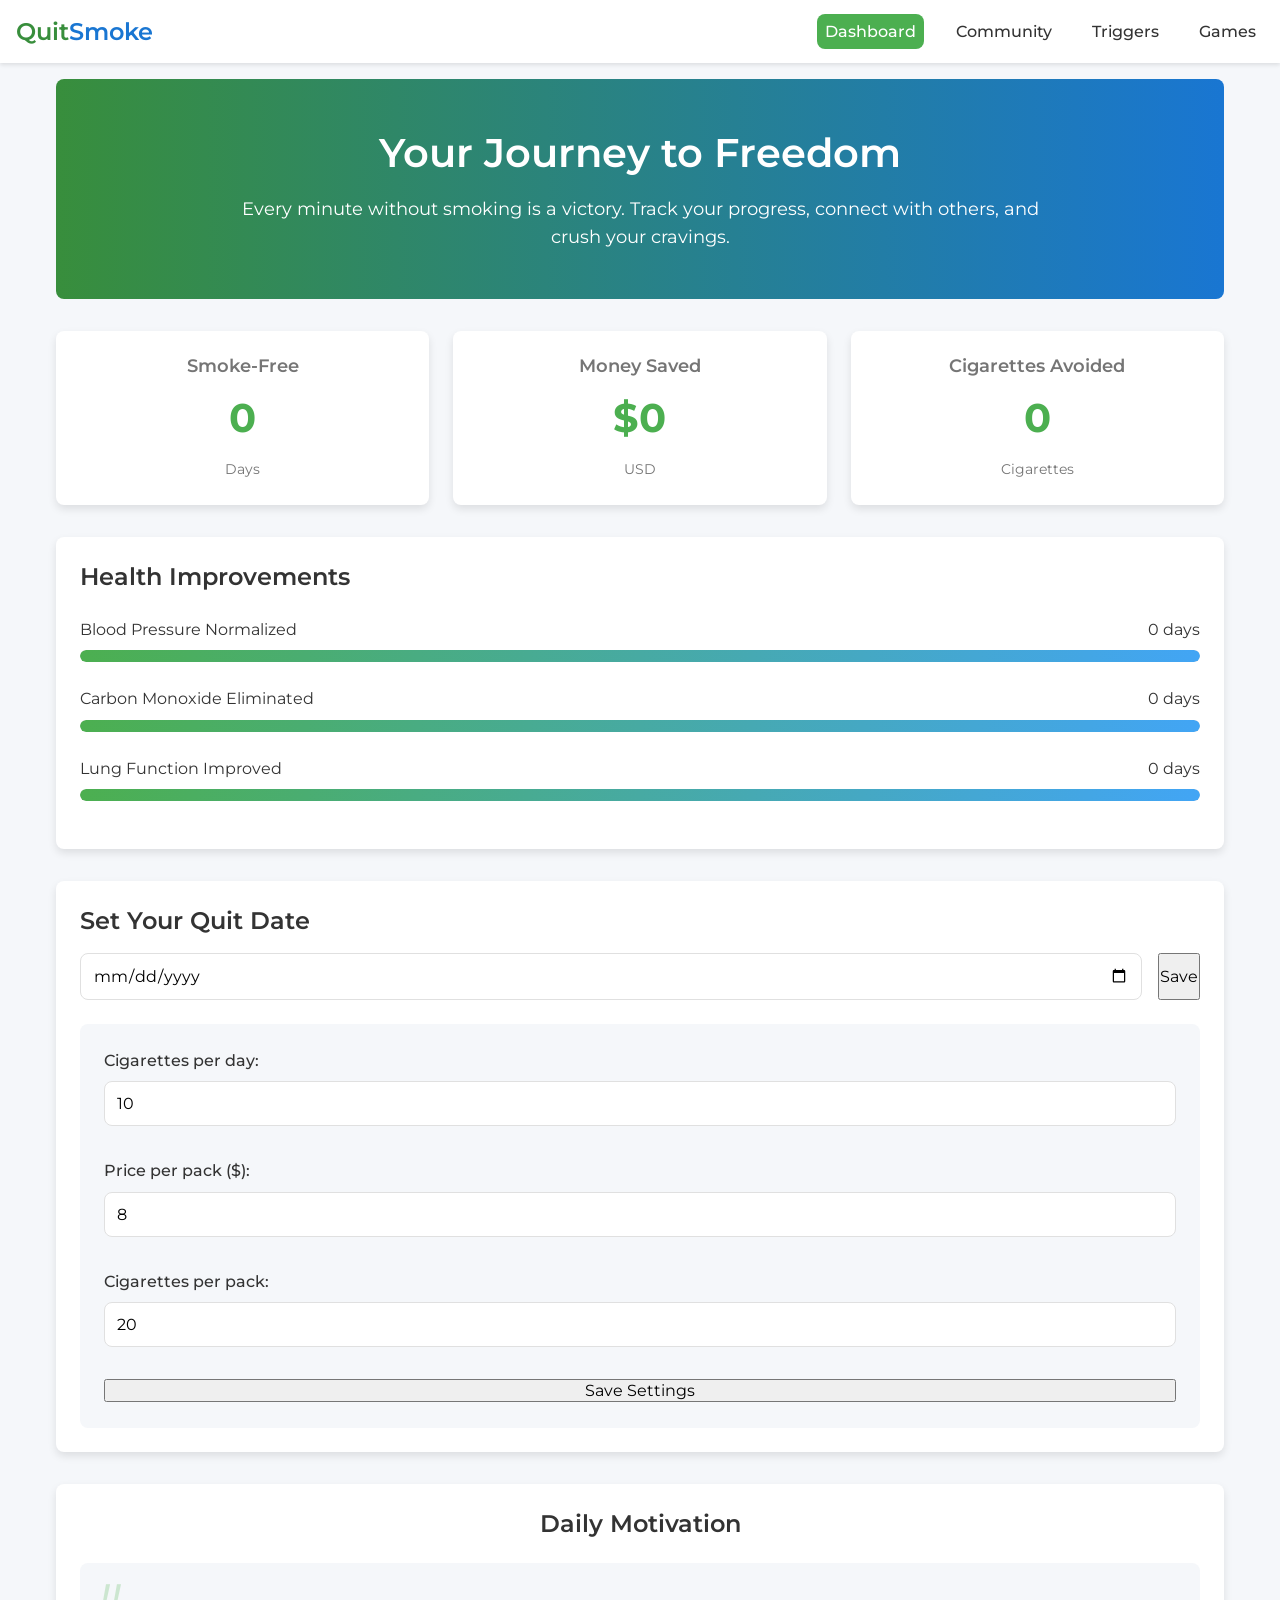
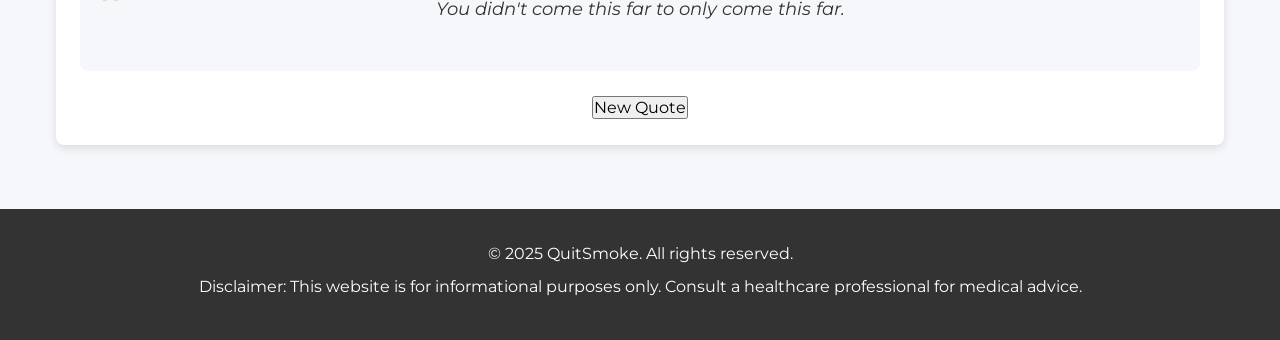
<file: index.html>
<!DOCTYPE html>
<html lang="en">
<head>
  <meta charset="UTF-8">
  <meta name="viewport" content="width=device-width, initial-scale=1.0">
  <title>QuitSmoke - Quit Smoking Today</title>
  <link rel="stylesheet" href="styles/main.css">
  <link rel="stylesheet" href="styles/dashboard.css">
  <link rel="stylesheet" href="https://fonts.googleapis.com/css2?family=Montserrat:wght@300;400;500;600;700&display=swap">
</head>
<body>
  <header>
    <div class="logo">
      <h1>Quit<span>Smoke</span></h1>
    </div>
    <nav>
      <button class="mobile-menu-btn">
        <span></span>
        <span></span>
        <span></span>
      </button>
      <ul class="nav-menu">
        <li><a href="index.html" class="active">Dashboard</a></li>
        <li><a href="community.html">Community</a></li>
        <li><a href="triggers.html">Triggers</a></li>
        <li><a href="games.html">Games</a></li>
      </ul>
    </nav>
  </header>

  <main>
    <section class="hero">
      <div class="hero-content">
        <h2>Your Journey to Freedom</h2>
        <p>Every minute without smoking is a victory. Track your progress, connect with others, and crush your cravings.</p>
      </div>
    </section>

    <section class="dashboard">
      <div class="stats-container">
        <div class="stat-card">
          <h3>Smoke-Free</h3>
          <div class="stat-value" id="days-smoke-free">0</div>
          <div class="stat-label">Days</div>
        </div>
        
        <div class="stat-card">
          <h3>Money Saved</h3>
          <div class="stat-value" id="money-saved">$0</div>
          <div class="stat-label">USD</div>
        </div>
        
        <div class="stat-card">
          <h3>Cigarettes Avoided</h3>
          <div class="stat-value" id="cigarettes-avoided">0</div>
          <div class="stat-label">Cigarettes</div>
        </div>
      </div>

      <div class="health-progress">
        <h3>Health Improvements</h3>
        <div class="progress-container">
          <div class="progress-item">
            <div class="progress-info">
              <span>Blood Pressure Normalized</span>
              <span id="blood-pressure-days">0 days</span>
            </div>
            <div class="progress-bar">
              <div class="progress-fill" id="blood-pressure-bar"></div>
            </div>
          </div>
          
          <div class="progress-item">
            <div class="progress-info">
              <span>Carbon Monoxide Eliminated</span>
              <span id="carbon-monoxide-days">0 days</span>
            </div>
            <div class="progress-bar">
              <div class="progress-fill" id="carbon-monoxide-bar"></div>
            </div>
          </div>
          
          <div class="progress-item">
            <div class="progress-info">
              <span>Lung Function Improved</span>
              <span id="lung-function-days">0 days</span>
            </div>
            <div class="progress-bar">
              <div class="progress-fill" id="lung-function-bar"></div>
            </div>
          </div>
        </div>
      </div>

      <div class="quit-date-container">
        <h3>Set Your Quit Date</h3>
        <div class="date-picker">
          <input type="date" id="quit-date">
          <button id="save-date">Save</button>
        </div>
        <div class="settings">
          <label for="cigarettes-per-day">Cigarettes per day:</label>
          <input type="number" id="cigarettes-per-day" min="1" value="10">
          
          <label for="price-per-pack">Price per pack ($):</label>
          <input type="number" id="price-per-pack" min="0.01" step="0.01" value="8.00">
          
          <label for="cigarettes-per-pack">Cigarettes per pack:</label>
          <input type="number" id="cigarettes-per-pack" min="1" value="20">
          
          <button id="save-settings">Save Settings</button>
        </div>
      </div>
    </section>

    <section class="motivation">
      <h3>Daily Motivation</h3>
      <div class="quote-container">
        <p id="quote">"The best time to quit smoking was the day you started, the second best time is today."</p>
      </div>
      <button id="new-quote">New Quote</button>
    </section>
  </main>

  <footer>
    <div class="footer-content">
      <p>&copy; 2025 QuitSmoke. All rights reserved.</p>
      <p>Disclaimer: This website is for informational purposes only. Consult a healthcare professional for medical advice.</p>
    </div>
  </footer>

  <!-- IMPORTANT: DO NOT REMOVE THIS SCRIPT TAG OR THIS VERY COMMENT! -->
  <script src="https://cdn.gpteng.co/gptengineer.js" type="module"></script>
  <script src="scripts/main.js"></script>
  <script src="scripts/dashboard.js"></script>
</body>
</html>
</file>
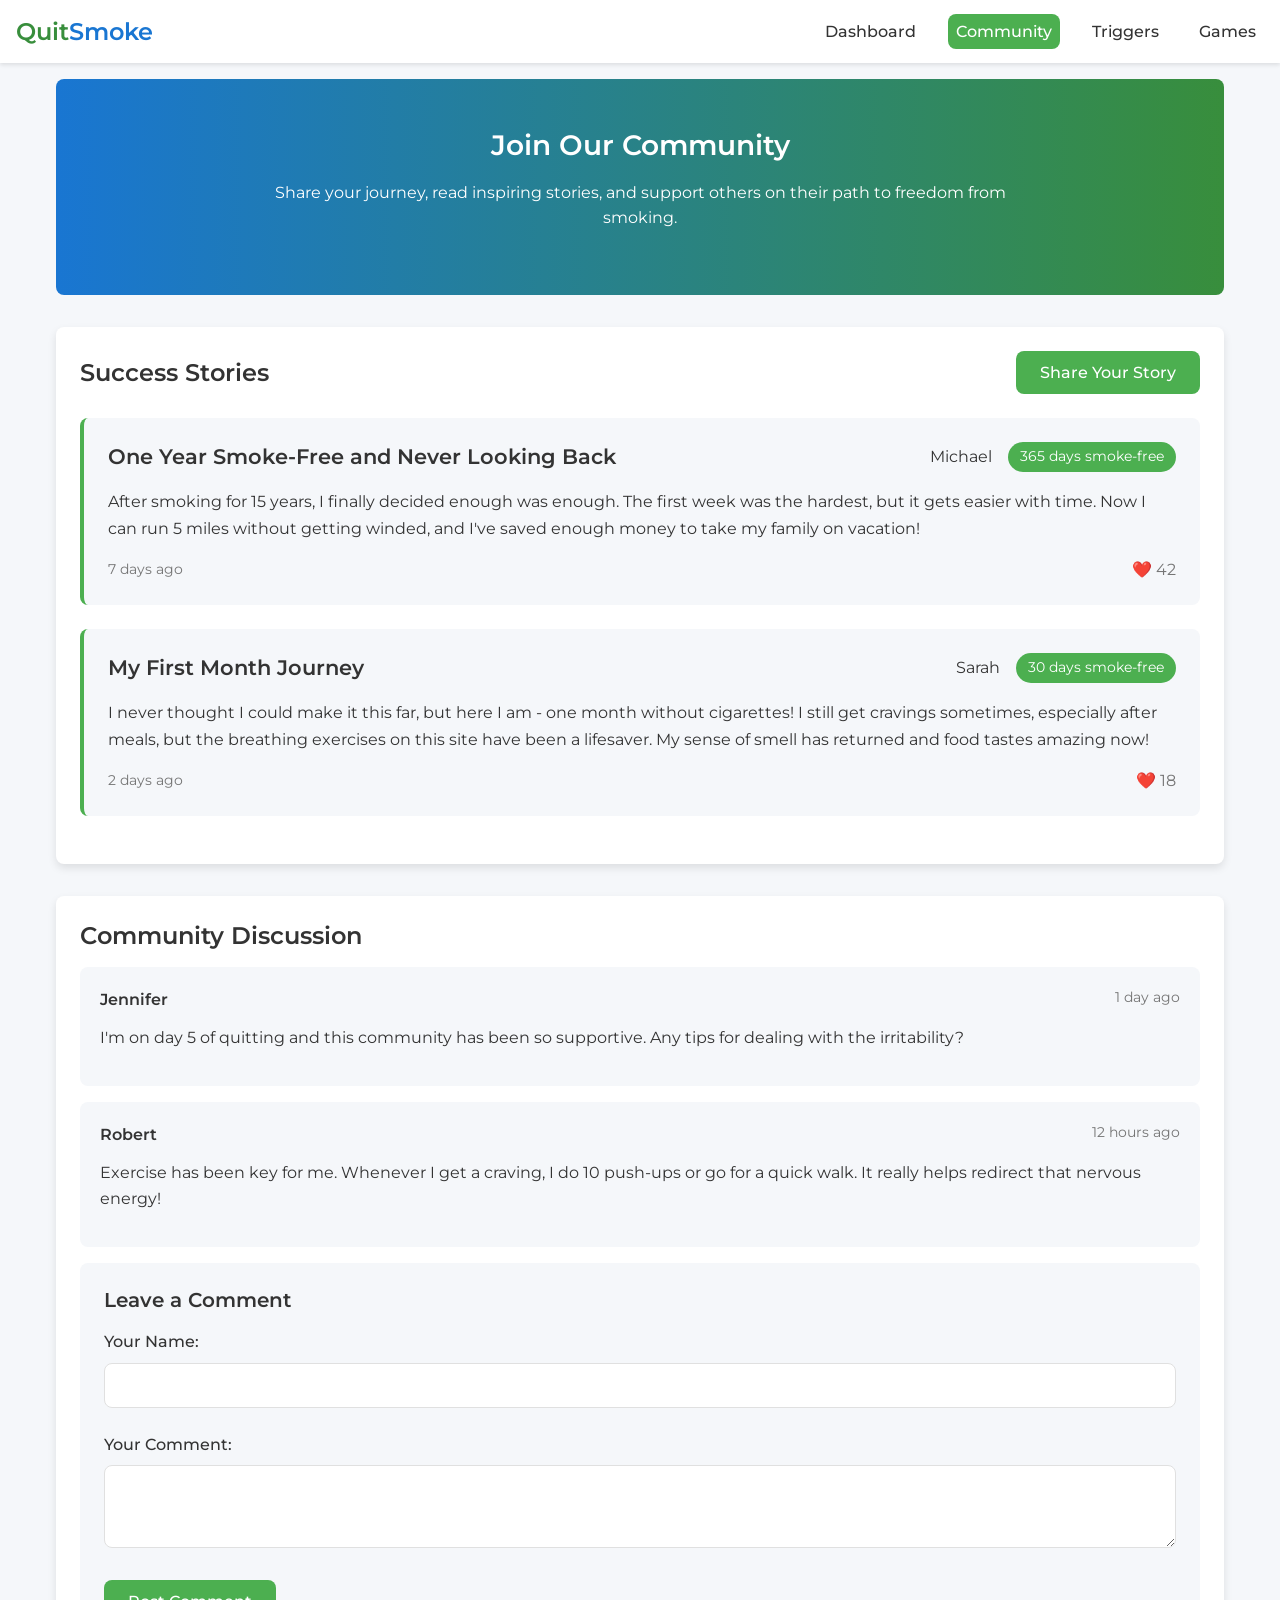
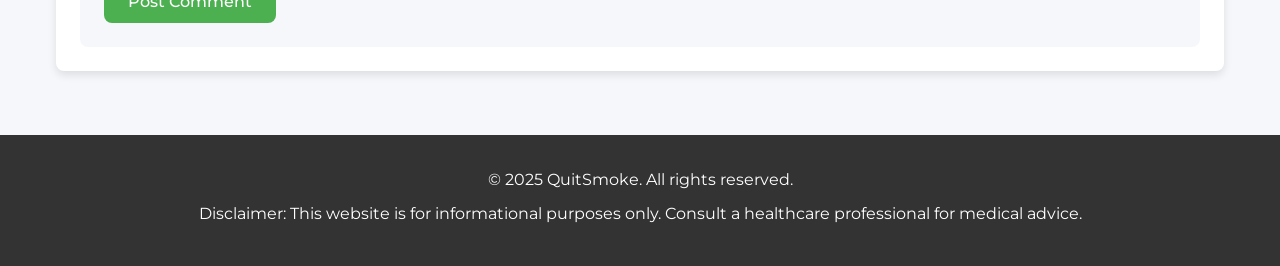
<file: community.html>
<!DOCTYPE html>
<html lang="en">
<head>
  <meta charset="UTF-8">
  <meta name="viewport" content="width=device-width, initial-scale=1.0">
  <title>Community - QuitSmoke</title>
  <link rel="stylesheet" href="styles/main.css">
  <link rel="stylesheet" href="styles/community.css">
  <link rel="stylesheet" href="https://fonts.googleapis.com/css2?family=Montserrat:wght@300;400;500;600;700&display=swap">
</head>
<body>
  <header>
    <div class="logo">
      <h1>Quit<span>Smoke</span></h1>
    </div>
    <nav>
      <button class="mobile-menu-btn">
        <span></span>
        <span></span>
        <span></span>
      </button>
      <ul class="nav-menu">
        <li><a href="index.html">Dashboard</a></li>
        <li><a href="community.html" class="active">Community</a></li>
        <li><a href="triggers.html">Triggers</a></li>
        <li><a href="games.html">Games</a></li>
      </ul>
    </nav>
  </header>

  <main>
    <section class="community-hero">
      <div class="hero-content">
        <h2>Join Our Community</h2>
        <p>Share your journey, read inspiring stories, and support others on their path to freedom from smoking.</p>
      </div>
    </section>

    <section class="community-section">
      <div class="stories-container">
        <div class="section-header">
          <h3>Success Stories</h3>
          <button id="share-story-btn" class="primary-btn">Share Your Story</button>
        </div>
        
        <div id="stories-list">
          <!-- Stories will be dynamically inserted here -->
        </div>
      </div>

      <div class="form-container" id="story-form">
        <h3>Share Your Success Story</h3>
        <form id="new-story-form">
          <div class="form-group">
            <label for="story-name">Your Name:</label>
            <input type="text" id="story-name" required>
          </div>
          
          <div class="form-group">
            <label for="story-title">Title:</label>
            <input type="text" id="story-title" required>
          </div>
          
          <div class="form-group">
            <label for="story-content">Your Story:</label>
            <textarea id="story-content" rows="5" required></textarea>
          </div>
          
          <div class="form-group">
            <label for="smoke-free-days">Smoke-Free Days:</label>
            <input type="number" id="smoke-free-days" min="0" required>
          </div>
          
          <div class="form-actions">
            <button type="submit" class="primary-btn">Submit</button>
            <button type="button" id="cancel-story" class="secondary-btn">Cancel</button>
          </div>
        </form>
      </div>
    </section>

    <section class="comments-section">
      <h3>Community Discussion</h3>
      <div class="comments-container">
        <div id="comments-list">
          <!-- Comments will be dynamically inserted here -->
        </div>
        
        <div class="comment-form">
          <h4>Leave a Comment</h4>
          <form id="new-comment-form">
            <div class="form-group">
              <label for="comment-name">Your Name:</label>
              <input type="text" id="comment-name" required>
            </div>
            
            <div class="form-group">
              <label for="comment-content">Your Comment:</label>
              <textarea id="comment-content" rows="3" required></textarea>
            </div>
            
            <button type="submit" class="primary-btn">Post Comment</button>
          </form>
        </div>
      </div>
    </section>
  </main>

  <footer>
    <div class="footer-content">
      <p>&copy; 2025 QuitSmoke. All rights reserved.</p>
      <p>Disclaimer: This website is for informational purposes only. Consult a healthcare professional for medical advice.</p>
    </div>
  </footer>

  <!-- IMPORTANT: DO NOT REMOVE THIS SCRIPT TAG OR THIS VERY COMMENT! -->
  <script src="https://cdn.gpteng.co/gptengineer.js" type="module"></script>
  <script src="scripts/main.js"></script>
  <script src="scripts/community.js"></script>
</body>
</html>
</file>
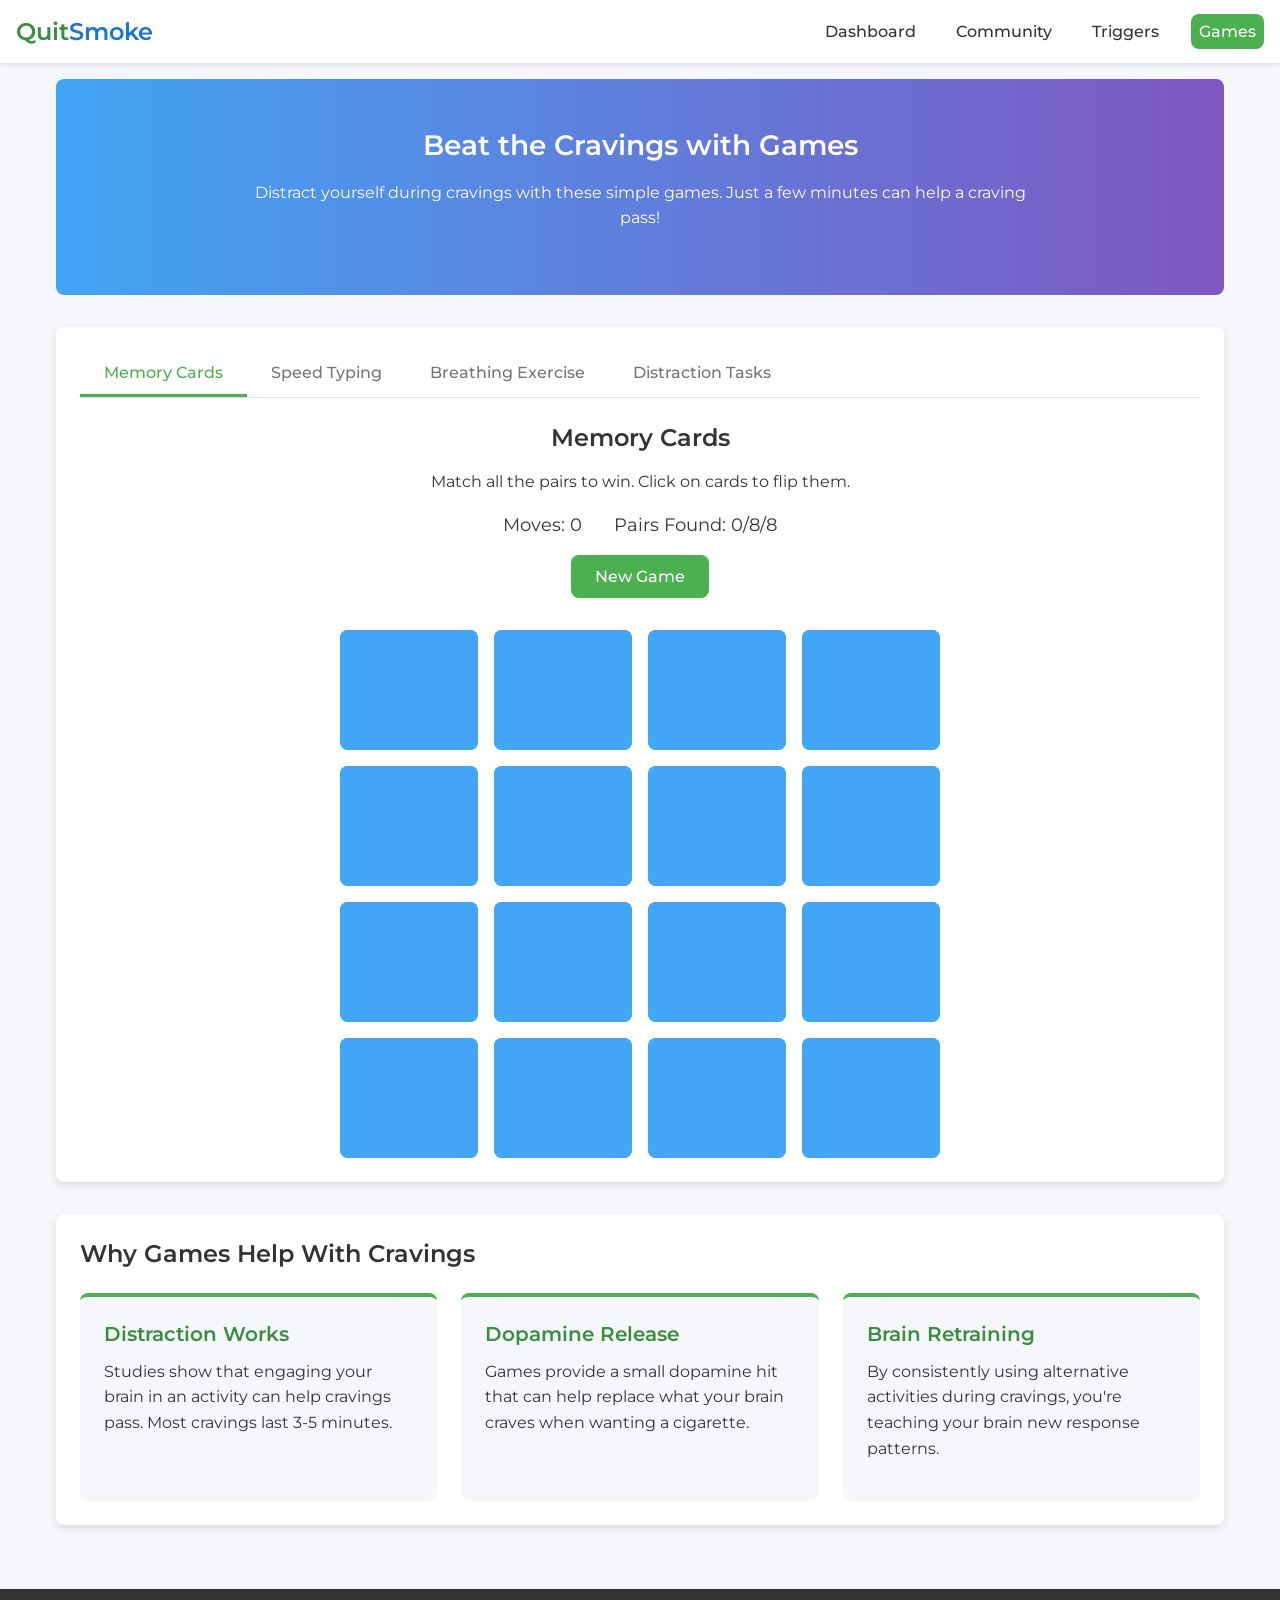
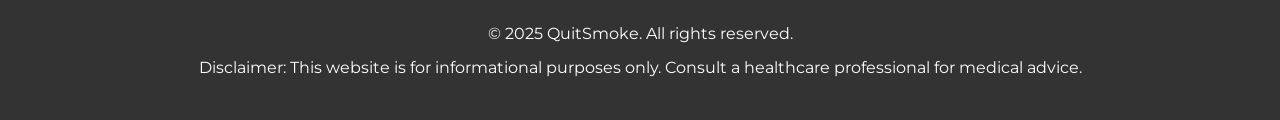
<file: games.html>
<!DOCTYPE html>
<html lang="en">
<head>
  <meta charset="UTF-8">
  <meta name="viewport" content="width=device-width, initial-scale=1.0">
  <title>Games - QuitSmoke</title>
  <link rel="stylesheet" href="styles/main.css">
  <link rel="stylesheet" href="styles/games.css">
  <link rel="stylesheet" href="https://fonts.googleapis.com/css2?family=Montserrat:wght@300;400;500;600;700&display=swap">
</head>
<body>
  <header>
    <div class="logo">
      <h1>Quit<span>Smoke</span></h1>
    </div>
    <nav>
      <button class="mobile-menu-btn">
        <span></span>
        <span></span>
        <span></span>
      </button>
      <ul class="nav-menu">
        <li><a href="index.html">Dashboard</a></li>
        <li><a href="community.html">Community</a></li>
        <li><a href="triggers.html">Triggers</a></li>
        <li><a href="games.html" class="active">Games</a></li>
      </ul>
    </nav>
  </header>

  <main>
    <section class="games-hero">
      <div class="hero-content">
        <h2>Beat the Cravings with Games</h2>
        <p>Distract yourself during cravings with these simple games. Just a few minutes can help a craving pass!</p>
      </div>
    </section>

    <section class="games-container">
      <div class="game-tab-container">
        <div class="game-tabs">
          <button class="game-tab active" data-game="memory">Memory Cards</button>
          <button class="game-tab" data-game="typing">Speed Typing</button>
          <button class="game-tab" data-game="breathing">Breathing Exercise</button>
          <button class="game-tab" data-game="distraction">Distraction Tasks</button>
        </div>
        
        <div class="game-content-container">
          <!-- Memory Game -->
          <div id="memory-game" class="game-content active">
            <div class="game-header">
              <h3>Memory Cards</h3>
              <p>Match all the pairs to win. Click on cards to flip them.</p>
              <div class="game-stats">
                <span>Moves: <span id="memory-moves">0</span></span>
                <span>Pairs Found: <span id="memory-pairs">0</span>/8</span>
              </div>
              <button id="memory-reset" class="primary-btn">New Game</button>
            </div>
            
            <div class="memory-board" id="memory-board">
              <!-- Cards will be inserted here dynamically -->
            </div>
          </div>
          
          <!-- Speed Typing Game -->
          <div id="typing-game" class="game-content">
            <div class="game-header">
              <h3>Speed Typing</h3>
              <p>Type the words as they appear. How many can you type in 60 seconds?</p>
              <div class="game-stats">
                <span>Score: <span id="typing-score">0</span></span>
                <span>Time: <span id="typing-time">60</span>s</span>
              </div>
              <button id="typing-start" class="primary-btn">Start Game</button>
            </div>
            
            <div class="typing-container">
              <div class="word-display" id="word-display">
                <span class="current-word">Press Start</span>
              </div>
              <input type="text" id="word-input" placeholder="Type here..." disabled>
            </div>
          </div>
          
          <!-- Breathing Exercise -->
          <div id="breathing-game" class="game-content">
            <div class="game-header">
              <h3>Breathing Exercise</h3>
              <p>Follow the animated circle to regulate your breathing. This helps reduce stress and cravings.</p>
              <div class="game-stats">
                <span>Cycles Completed: <span id="breathing-cycles">0</span></span>
              </div>
              <button id="breathing-start" class="primary-btn">Start Exercise</button>
            </div>
            
            <div class="breathing-container">
              <div class="breathing-circle-container">
                <div class="breathing-circle" id="breathing-circle"></div>
              </div>
              <div class="breathing-instruction" id="breathing-instruction">Ready to begin</div>
              <div class="breathing-timer" id="breathing-timer"></div>
            </div>
          </div>
          
          <!-- Distraction Tasks -->
          <div id="distraction-game" class="game-content">
            <div class="game-header">
              <h3>Distraction Tasks</h3>
              <p>Complete these simple tasks to divert your mind from cravings. Each task takes just 1-3 minutes.</p>
            </div>
            
            <div class="tasks-container">
              <div class="task-card">
                <h4>5-Senses Exercise</h4>
                <p>Name 5 things you can see, 4 things you can touch, 3 things you can hear, 2 things you can smell, and 1 thing you can taste.</p>
                <button class="task-btn" data-task="senses">Start Task</button>
              </div>
              
              <div class="task-card">
                <h4>Quick Puzzle</h4>
                <p>Solve a simple puzzle to engage your mind and distract from cravings.</p>
                <button class="task-btn" data-task="puzzle">Start Task</button>
              </div>
              
              <div class="task-card">
                <h4>Word Association</h4>
                <p>Type related words as quickly as possible to distract your mind.</p>
                <button class="task-btn" data-task="words">Start Task</button>
              </div>
              
              <div class="task-card">
                <h4>Gratitude List</h4>
                <p>Write down 3 things you're grateful for to shift your mindset.</p>
                <button class="task-btn" data-task="gratitude">Start Task</button>
              </div>
            </div>
            
            <div id="task-modal" class="task-modal">
              <div class="task-modal-content">
                <span class="close-modal">&times;</span>
                <h4 id="task-title">Task Title</h4>
                <div id="task-description">Task description will be shown here.</div>
                <div id="task-interaction"></div>
                <div class="task-controls">
                  <button id="task-complete" class="primary-btn">Mark Complete</button>
                </div>
              </div>
            </div>
          </div>
        </div>
      </div>
    </section>

    <section class="distraction-tips">
      <h3>Why Games Help With Cravings</h3>
      <div class="tips-container">
        <div class="tip-card">
          <h4>Distraction Works</h4>
          <p>Studies show that engaging your brain in an activity can help cravings pass. Most cravings last 3-5 minutes.</p>
        </div>
        
        <div class="tip-card">
          <h4>Dopamine Release</h4>
          <p>Games provide a small dopamine hit that can help replace what your brain craves when wanting a cigarette.</p>
        </div>
        
        <div class="tip-card">
          <h4>Brain Retraining</h4>
          <p>By consistently using alternative activities during cravings, you're teaching your brain new response patterns.</p>
        </div>
      </div>
    </section>
  </main>

  <footer>
    <div class="footer-content">
      <p>&copy; 2025 QuitSmoke. All rights reserved.</p>
      <p>Disclaimer: This website is for informational purposes only. Consult a healthcare professional for medical advice.</p>
    </div>
  </footer>

  <!-- IMPORTANT: DO NOT REMOVE THIS SCRIPT TAG OR THIS VERY COMMENT! -->
  <script src="https://cdn.gpteng.co/gptengineer.js" type="module"></script>
  <script src="scripts/main.js"></script>
  <script src="scripts/games.js"></script>
</body>
</html>
</file>
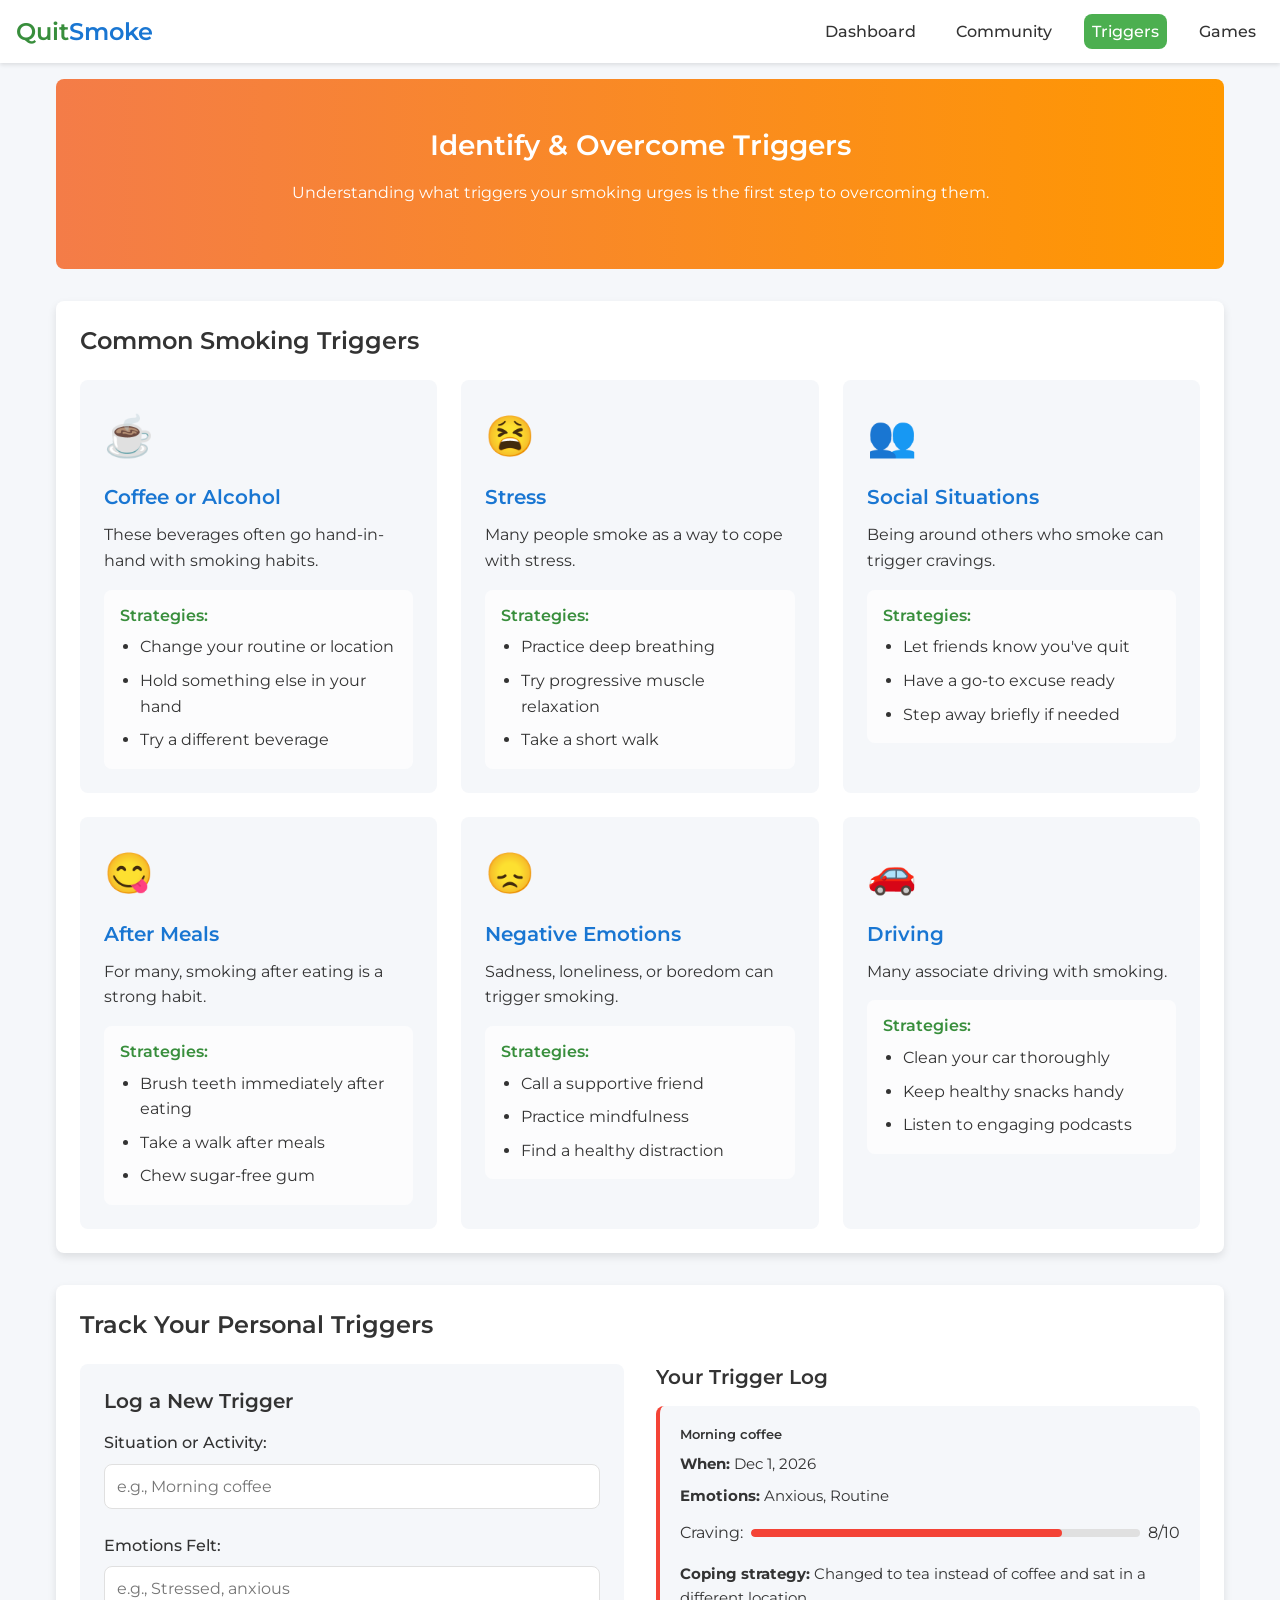
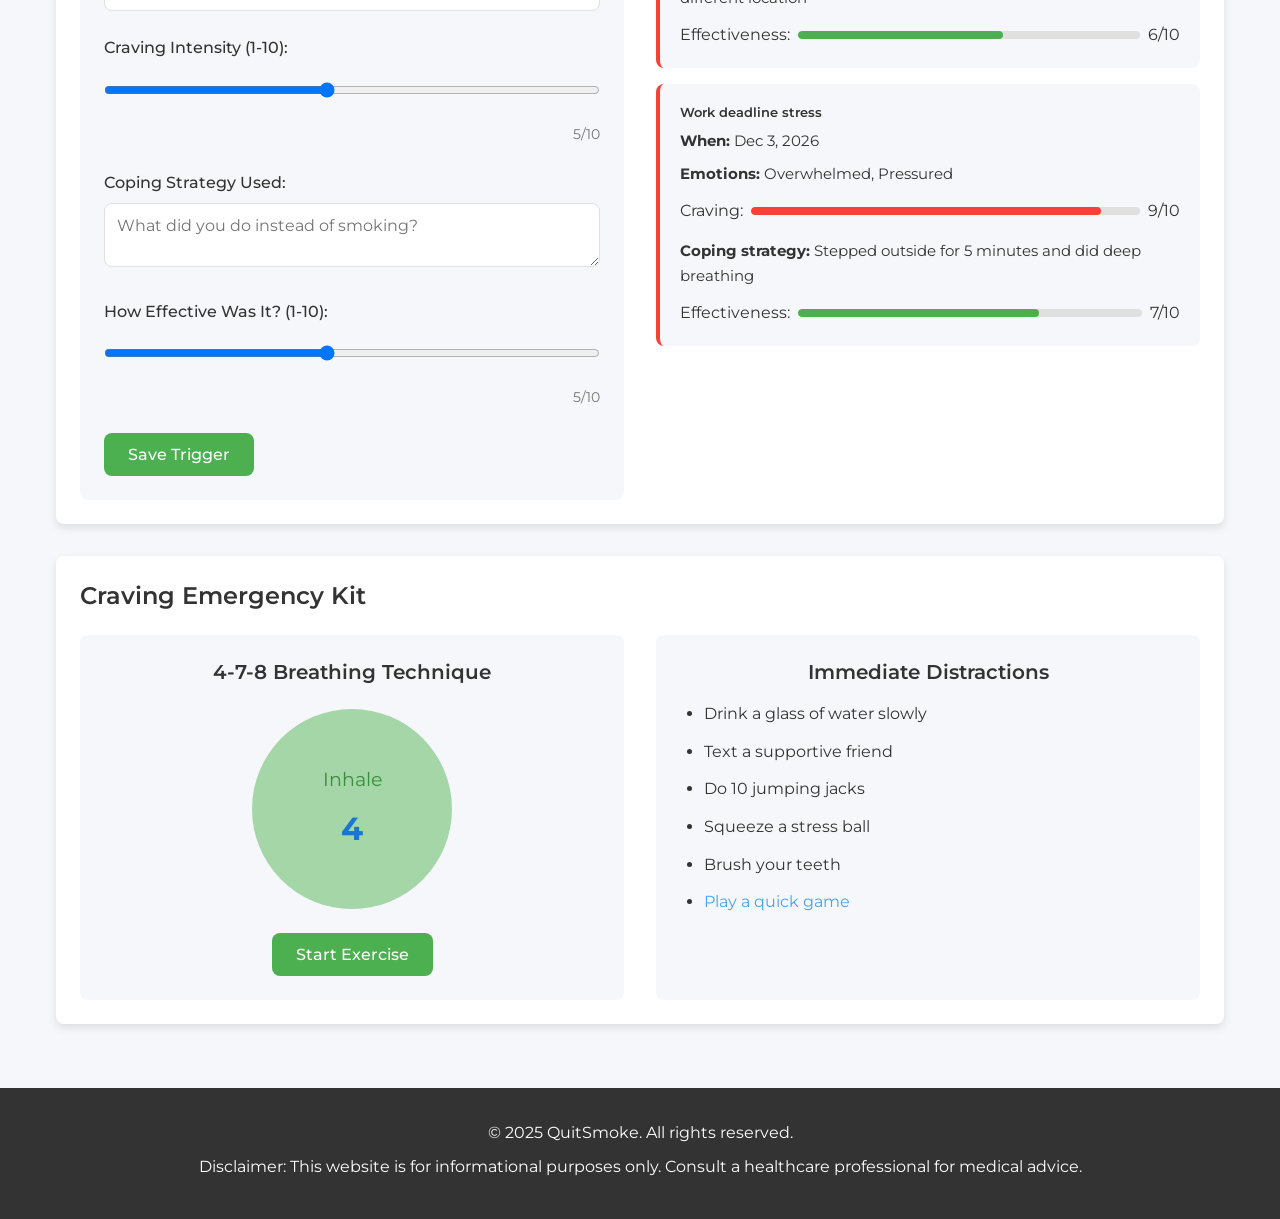
<file: triggers.html>
<!DOCTYPE html>
<html lang="en">
<head>
  <meta charset="UTF-8">
  <meta name="viewport" content="width=device-width, initial-scale=1.0">
  <title>Triggers - QuitSmoke</title>
  <link rel="stylesheet" href="styles/main.css">
  <link rel="stylesheet" href="styles/triggers.css">
  <link rel="stylesheet" href="https://fonts.googleapis.com/css2?family=Montserrat:wght@300;400;500;600;700&display=swap">
</head>
<body>
  <header>
    <div class="logo">
      <h1>Quit<span>Smoke</span></h1>
    </div>
    <nav>
      <button class="mobile-menu-btn">
        <span></span>
        <span></span>
        <span></span>
      </button>
      <ul class="nav-menu">
        <li><a href="index.html">Dashboard</a></li>
        <li><a href="community.html">Community</a></li>
        <li><a href="triggers.html" class="active">Triggers</a></li>
        <li><a href="games.html">Games</a></li>
      </ul>
    </nav>
  </header>

  <main>
    <section class="triggers-hero">
      <div class="hero-content">
        <h2>Identify & Overcome Triggers</h2>
        <p>Understanding what triggers your smoking urges is the first step to overcoming them.</p>
      </div>
    </section>

    <section class="triggers-section">
      <div class="common-triggers">
        <h3>Common Smoking Triggers</h3>
        <div class="triggers-grid">
          <div class="trigger-card">
            <div class="trigger-icon">☕</div>
            <h4>Coffee or Alcohol</h4>
            <p>These beverages often go hand-in-hand with smoking habits.</p>
            <div class="strategies">
              <h5>Strategies:</h5>
              <ul>
                <li>Change your routine or location</li>
                <li>Hold something else in your hand</li>
                <li>Try a different beverage</li>
              </ul>
            </div>
          </div>
          
          <div class="trigger-card">
            <div class="trigger-icon">😫</div>
            <h4>Stress</h4>
            <p>Many people smoke as a way to cope with stress.</p>
            <div class="strategies">
              <h5>Strategies:</h5>
              <ul>
                <li>Practice deep breathing</li>
                <li>Try progressive muscle relaxation</li>
                <li>Take a short walk</li>
              </ul>
            </div>
          </div>
          
          <div class="trigger-card">
            <div class="trigger-icon">👥</div>
            <h4>Social Situations</h4>
            <p>Being around others who smoke can trigger cravings.</p>
            <div class="strategies">
              <h5>Strategies:</h5>
              <ul>
                <li>Let friends know you've quit</li>
                <li>Have a go-to excuse ready</li>
                <li>Step away briefly if needed</li>
              </ul>
            </div>
          </div>
          
          <div class="trigger-card">
            <div class="trigger-icon">😋</div>
            <h4>After Meals</h4>
            <p>For many, smoking after eating is a strong habit.</p>
            <div class="strategies">
              <h5>Strategies:</h5>
              <ul>
                <li>Brush teeth immediately after eating</li>
                <li>Take a walk after meals</li>
                <li>Chew sugar-free gum</li>
              </ul>
            </div>
          </div>
          
          <div class="trigger-card">
            <div class="trigger-icon">😞</div>
            <h4>Negative Emotions</h4>
            <p>Sadness, loneliness, or boredom can trigger smoking.</p>
            <div class="strategies">
              <h5>Strategies:</h5>
              <ul>
                <li>Call a supportive friend</li>
                <li>Practice mindfulness</li>
                <li>Find a healthy distraction</li>
              </ul>
            </div>
          </div>
          
          <div class="trigger-card">
            <div class="trigger-icon">🚗</div>
            <h4>Driving</h4>
            <p>Many associate driving with smoking.</p>
            <div class="strategies">
              <h5>Strategies:</h5>
              <ul>
                <li>Clean your car thoroughly</li>
                <li>Keep healthy snacks handy</li>
                <li>Listen to engaging podcasts</li>
              </ul>
            </div>
          </div>
        </div>
      </div>
    </section>

    <section class="personal-triggers">
      <h3>Track Your Personal Triggers</h3>
      <div class="trigger-tracker">
        <div class="trigger-form">
          <h4>Log a New Trigger</h4>
          <form id="new-trigger-form">
            <div class="form-group">
              <label for="trigger-situation">Situation or Activity:</label>
              <input type="text" id="trigger-situation" placeholder="e.g., Morning coffee" required>
            </div>
            
            <div class="form-group">
              <label for="trigger-emotions">Emotions Felt:</label>
              <input type="text" id="trigger-emotions" placeholder="e.g., Stressed, anxious" required>
            </div>
            
            <div class="form-group">
              <label for="trigger-intensity">Craving Intensity (1-10):</label>
              <input type="range" id="trigger-intensity" min="1" max="10" value="5">
              <div class="range-value"><span id="intensity-value">5</span>/10</div>
            </div>
            
            <div class="form-group">
              <label for="coping-strategy">Coping Strategy Used:</label>
              <textarea id="coping-strategy" rows="2" placeholder="What did you do instead of smoking?" required></textarea>
            </div>
            
            <div class="form-group">
              <label for="strategy-effectiveness">How Effective Was It? (1-10):</label>
              <input type="range" id="strategy-effectiveness" min="1" max="10" value="5">
              <div class="range-value"><span id="effectiveness-value">5</span>/10</div>
            </div>
            
            <button type="submit" class="primary-btn">Save Trigger</button>
          </form>
        </div>
        
        <div class="triggers-log">
          <h4>Your Trigger Log</h4>
          <div id="triggers-list">
            <!-- Triggers will be dynamically inserted here -->
          </div>
        </div>
      </div>
    </section>

    <section class="emergency-kit">
      <h3>Craving Emergency Kit</h3>
      <div class="emergency-container">
        <div class="emergency-item">
          <h4>4-7-8 Breathing Technique</h4>
          <div class="breathing-animation" id="breathing-animation">
            <div class="circle">
              <div class="instruction" id="breathing-instruction">Inhale</div>
              <div class="timer" id="breathing-timer">4</div>
            </div>
          </div>
          <button id="start-breathing" class="primary-btn">Start Exercise</button>
        </div>
        
        <div class="emergency-item">
          <h4>Immediate Distractions</h4>
          <ul class="distraction-list">
            <li>Drink a glass of water slowly</li>
            <li>Text a supportive friend</li>
            <li>Do 10 jumping jacks</li>
            <li>Squeeze a stress ball</li>
            <li>Brush your teeth</li>
            <li><a href="games.html">Play a quick game</a></li>
          </ul>
        </div>
      </div>
    </section>
  </main>

  <footer>
    <div class="footer-content">
      <p>&copy; 2025 QuitSmoke. All rights reserved.</p>
      <p>Disclaimer: This website is for informational purposes only. Consult a healthcare professional for medical advice.</p>
    </div>
  </footer>

  <!-- IMPORTANT: DO NOT REMOVE THIS SCRIPT TAG OR THIS VERY COMMENT! -->
  <script src="https://cdn.gpteng.co/gptengineer.js" type="module"></script>
  <script src="scripts/main.js"></script>
  <script src="scripts/triggers.js"></script>
</body>
</html>
</file>
<file: styles/main.css>
/* General Reset */
* {
  margin: 0;
  padding: 0;
  box-sizing: border-box;
}

/* Root Variables */
:root {
  --primary-color: #4caf50;
  --primary-dark: #388e3c;
  --primary-light: #a5d6a7;
  --secondary-color: #42a5f5;
  --secondary-dark: #1976d2;
  --secondary-light: #90caf9;
  --background-color: #f5f7fa;
  --text-color: #333;
  --text-light: #757575;
  --white: #ffffff;
  --border-color: #e0e0e0;
  --error-color: #f44336;
  --success-color: #4caf50;
  --warning-color: #ff9800;
  --card-shadow: 0 4px 8px rgba(0, 0, 0, 0.1);
  --transition-speed: 0.3s;
  --border-radius: 8px;
  --font-family: 'Montserrat', sans-serif;
}

body {
  font-family: var(--font-family);
  background-color: var(--background-color);
  color: var(--text-color);
  line-height: 1.6;
  min-height: 100vh;
  display: flex;
  flex-direction: column;
}

main {
  flex: 1;
  padding: 1rem;
  max-width: 1200px;
  margin: 0 auto;
  width: 100%;
}

/* Typography */
h1, h2, h3, h4, h5, h6 {
  font-weight: 600;
  line-height: 1.3;
  margin-bottom: 1rem;
}

h1 {
  font-size: 2rem;
}

h2 {
  font-size: 1.75rem;
}

h3 {
  font-size: 1.5rem;
}

h4 {
  font-size: 1.25rem;
}

p {
  margin-bottom: 1rem;
}

a {
  color: var(--secondary-color);
  text-decoration: none;
  transition: color var(--transition-speed);
}

a:hover {
  color: var(--secondary-dark);
  text-decoration: underline;
}

/* Header & Navigation */
header {
  background-color: var(--white);
  box-shadow: 0 2px 4px rgba(0, 0, 0, 0.1);
  padding: 1rem;
  display: flex;
  justify-content: space-between;
  align-items: center;
  position: sticky;
  top: 0;
  z-index: 100;
}

.logo h1 {
  margin: 0;
  font-size: 1.5rem;
  color: var(--primary-dark);
}

.logo span {
  color: var(--secondary-dark);
}

nav {
  display: flex;
  align-items: center;
}

.nav-menu {
  display: flex;
  list-style: none;
}

.nav-menu li {
  margin-left: 1.5rem;
}

.nav-menu a {
  color: var(--text-color);
  font-weight: 500;
  padding: 0.5rem;
  border-radius: var(--border-radius);
  transition: all var(--transition-speed);
}

.nav-menu a:hover {
  background-color: var(--primary-light);
  color: var(--primary-dark);
  text-decoration: none;
}

.nav-menu a.active {
  background-color: var(--primary-color);
  color: var(--white);
}

.mobile-menu-btn {
  display: none;
  background: none;
  border: none;
  cursor: pointer;
  padding: 0.5rem;
}

.mobile-menu-btn span {
  display: block;
  width: 25px;
  height: 3px;
  background-color: var(--text-color);
  margin: 5px 0;
  transition: transform var(--transition-speed), opacity var(--transition-speed);
}

/* Hero Sections */
.hero {
  background: linear-gradient(to right, var(--primary-dark), var(--secondary-dark));
  color: var(--white);
  padding: 3rem 1rem;
  border-radius: var(--border-radius);
  margin-bottom: 2rem;
  text-align: center;
}

.hero-content {
  max-width: 800px;
  margin: 0 auto;
}

.hero h2 {
  font-size: 2.5rem;
  margin-bottom: 1rem;
}

.hero p {
  font-size: 1.1rem;
  margin-bottom: 0;
}

/* Buttons */
button {
  cursor: pointer;
  font-family: var(--font-family);
  font-size: 1rem;
  transition: all var(--transition-speed);
}

.primary-btn {
  background-color: var(--primary-color);
  color: var(--white);
  border: none;
  padding: 0.75rem 1.5rem;
  border-radius: var(--border-radius);
  font-weight: 500;
}

.primary-btn:hover {
  background-color: var(--primary-dark);
  transform: translateY(-2px);
  box-shadow: 0 4px 8px rgba(0, 0, 0, 0.1);
}

.secondary-btn {
  background-color: transparent;
  color: var(--primary-color);
  border: 1px solid var(--primary-color);
  padding: 0.75rem 1.5rem;
  border-radius: var(--border-radius);
  font-weight: 500;
}

.secondary-btn:hover {
  background-color: var(--primary-light);
  color: var(--primary-dark);
  transform: translateY(-2px);
}

/* Forms */
.form-group {
  margin-bottom: 1.5rem;
}

label {
  display: block;
  font-weight: 500;
  margin-bottom: 0.5rem;
}

input, textarea, select {
  width: 100%;
  padding: 0.75rem;
  border: 1px solid var(--border-color);
  border-radius: var(--border-radius);
  font-family: var(--font-family);
  font-size: 1rem;
  transition: border-color var(--transition-speed);
}

input:focus, textarea:focus, select:focus {
  outline: none;
  border-color: var(--primary-color);
  box-shadow: 0 0 0 2px var(--primary-light);
}

/* Footer */
footer {
  background-color: var(--text-color);
  color: var(--white);
  padding: 2rem 1rem;
  margin-top: 3rem;
}

.footer-content {
  max-width: 1200px;
  margin: 0 auto;
  text-align: center;
}

.footer-content p {
  margin-bottom: 0.5rem;
}

/* Responsive Design */
@media (max-width: 768px) {
  .mobile-menu-btn {
    display: block;
    z-index: 110;
  }

  .nav-menu {
    position: fixed;
    top: 0;
    right: -100%;
    flex-direction: column;
    background-color: var(--white);
    width: 70%;
    height: 100vh;
    padding: 4rem 2rem;
    box-shadow: -2px 0 5px rgba(0, 0, 0, 0.1);
    transition: right var(--transition-speed);
    z-index: 105;
  }

  .nav-menu.active {
    right: 0;
  }

  .nav-menu li {
    margin: 1rem 0;
  }

  .mobile-menu-btn.active span:nth-child(1) {
    transform: translateY(8px) rotate(45deg);
  }

  .mobile-menu-btn.active span:nth-child(2) {
    opacity: 0;
  }

  .mobile-menu-btn.active span:nth-child(3) {
    transform: translateY(-8px) rotate(-45deg);
  }

  h1 {
    font-size: 1.75rem;
  }

  h2 {
    font-size: 1.5rem;
  }

  h3 {
    font-size: 1.25rem;
  }

  .hero h2 {
    font-size: 2rem;
  }

  .form-group {
    margin-bottom: 1rem;
  }
}

/* Card Designs */
.card {
  background-color: var(--white);
  border-radius: var(--border-radius);
  box-shadow: var(--card-shadow);
  padding: 1.5rem;
  margin-bottom: 1.5rem;
  transition: transform var(--transition-speed), box-shadow var(--transition-speed);
}

.card:hover {
  transform: translateY(-5px);
  box-shadow: 0 8px 16px rgba(0, 0, 0, 0.1);
}

/* Animations */
@keyframes fadeIn {
  from {
    opacity: 0;
    transform: translateY(20px);
  }
  to {
    opacity: 1;
    transform: translateY(0);
  }
}

.fade-in {
  animation: fadeIn 0.5s ease-out forwards;
}

@keyframes spin {
  0% {
    transform: rotate(0deg);
  }
  100% {
    transform: rotate(360deg);
  }
}

.loading-spinner {
  width: 40px;
  height: 40px;
  border: 4px solid rgba(0, 0, 0, 0.1);
  border-left-color: var(--primary-color);
  border-radius: 50%;
  animation: spin 1s linear infinite;
  margin: 2rem auto;
}

/* Utilities */
.text-center {
  text-align: center;
}

.text-right {
  text-align: right;
}

.text-left {
  text-align: left;
}

.mt-1 {
  margin-top: 0.5rem;
}

.mt-2 {
  margin-top: 1rem;
}

.mt-3 {
  margin-top: 1.5rem;
}

.mb-1 {
  margin-bottom: 0.5rem;
}

.mb-2 {
  margin-bottom: 1rem;
}

.mb-3 {
  margin-bottom: 1.5rem;
}

.hidden {
  display: none;
}

.flex {
  display: flex;
}

.flex-column {
  flex-direction: column;
}

.justify-center {
  justify-content: center;
}

.justify-between {
  justify-content: space-between;
}

.align-center {
  align-items: center;
}

.gap-1 {
  gap: 0.5rem;
}

.gap-2 {
  gap: 1rem;
}

.w-full {
  width: 100%;
}
</file>
<file: styles/dashboard.css>
/* Dashboard Specific Styles */

/* Stats Container */
.stats-container {
  display: grid;
  grid-template-columns: repeat(auto-fit, minmax(240px, 1fr));
  gap: 1.5rem;
  margin-bottom: 2rem;
}

.stat-card {
  background-color: var(--white);
  border-radius: var(--border-radius);
  box-shadow: var(--card-shadow);
  padding: 1.5rem;
  text-align: center;
  transition: transform var(--transition-speed), box-shadow var(--transition-speed);
}

.stat-card:hover {
  transform: translateY(-5px);
  box-shadow: 0 8px 16px rgba(0, 0, 0, 0.1);
}

.stat-card h3 {
  color: var(--text-light);
  font-size: 1.1rem;
  margin-bottom: 0.5rem;
}

.stat-value {
  font-size: 2.5rem;
  font-weight: 700;
  color: var(--primary-color);
  margin-bottom: 0.5rem;
}

.stat-label {
  font-size: 0.9rem;
  color: var(--text-light);
}

/* Health Progress Section */
.health-progress {
  background-color: var(--white);
  border-radius: var(--border-radius);
  box-shadow: var(--card-shadow);
  padding: 1.5rem;
  margin-bottom: 2rem;
}

.progress-container {
  margin-top: 1.5rem;
}

.progress-item {
  margin-bottom: 1.5rem;
}

.progress-info {
  display: flex;
  justify-content: space-between;
  margin-bottom: 0.5rem;
}

.progress-bar {
  height: 12px;
  background-color: #e0e0e0;
  border-radius: 6px;
  overflow: hidden;
}

.progress-fill {
  height: 100%;
  background: linear-gradient(to right, var(--primary-color), var(--secondary-color));
  border-radius: 6px;
  transition: width var(--transition-speed);
}

/* Quit Date Container */
.quit-date-container {
  background-color: var(--white);
  border-radius: var(--border-radius);
  box-shadow: var(--card-shadow);
  padding: 1.5rem;
  margin-bottom: 2rem;
}

.date-picker {
  display: flex;
  gap: 1rem;
  margin-bottom: 1.5rem;
}

.date-picker input {
  flex: 1;
}

.settings {
  background-color: var(--background-color);
  padding: 1.5rem;
  border-radius: var(--border-radius);
}

.settings label {
  margin-top: 1rem;
}

.settings label:first-child {
  margin-top: 0;
}

.settings input {
  margin-bottom: 1rem;
}

.settings button {
  margin-top: 1rem;
  width: 100%;
}

/* Motivation Section */
.motivation {
  background-color: var(--white);
  border-radius: var(--border-radius);
  box-shadow: var(--card-shadow);
  padding: 1.5rem;
  text-align: center;
}

.quote-container {
  background-color: var(--background-color);
  padding: 2rem;
  border-radius: var(--border-radius);
  margin: 1.5rem 0;
  font-style: italic;
  position: relative;
}

.quote-container::before {
  content: '"';
  font-size: 4rem;
  color: var(--primary-light);
  position: absolute;
  top: -0.5rem;
  left: 1rem;
  opacity: 0.5;
}

#quote {
  position: relative;
  z-index: 1;
  font-size: 1.1rem;
}

#new-quote {
  margin: 0 auto;
}

/* Responsive Adjustments */
@media (max-width: 768px) {
  .date-picker {
    flex-direction: column;
    gap: 0.5rem;
  }
  
  .stat-value {
    font-size: 2rem;
  }
}
</file>
<file: styles/community.css>
/* Community Page Specific Styles */

/* Hero Section */
.community-hero {
  background: linear-gradient(to right, var(--secondary-dark), var(--primary-dark));
  color: var(--white);
  padding: 3rem 1rem;
  border-radius: var(--border-radius);
  margin-bottom: 2rem;
  text-align: center;
}

/* Stories Section */
.community-section {
  margin-bottom: 2rem;
}

.stories-container {
  background-color: var(--white);
  border-radius: var(--border-radius);
  box-shadow: var(--card-shadow);
  padding: 1.5rem;
  margin-bottom: 2rem;
}

.section-header {
  display: flex;
  justify-content: space-between;
  align-items: center;
  margin-bottom: 1.5rem;
}

.section-header h3 {
  margin-bottom: 0;
}

.story-card {
  background-color: var(--background-color);
  border-radius: var(--border-radius);
  padding: 1.5rem;
  margin-bottom: 1.5rem;
  border-left: 4px solid var(--primary-color);
}

.story-header {
  display: flex;
  justify-content: space-between;
  align-items: center;
  margin-bottom: 1rem;
}

.story-title {
  font-size: 1.3rem;
  margin-bottom: 0;
}

.story-author {
  display: flex;
  align-items: center;
}

.story-badge {
  background-color: var(--primary-color);
  color: var(--white);
  padding: 0.25rem 0.75rem;
  border-radius: 20px;
  font-size: 0.85rem;
  margin-left: 1rem;
}

.story-content {
  margin-bottom: 1rem;
  line-height: 1.7;
}

.story-meta {
  display: flex;
  justify-content: space-between;
  color: var(--text-light);
  font-size: 0.9rem;
}

.story-likes {
  display: flex;
  align-items: center;
}

.like-btn {
  background: none;
  border: none;
  color: var(--text-light);
  display: flex;
  align-items: center;
  gap: 0.25rem;
  cursor: pointer;
  transition: color var(--transition-speed);
}

.like-btn:hover {
  color: var(--primary-color);
}

.like-btn.active {
  color: var(--primary-color);
}

/* Story Form */
.form-container {
  background-color: var(--white);
  border-radius: var(--border-radius);
  box-shadow: var(--card-shadow);
  padding: 1.5rem;
  margin-bottom: 2rem;
}

.form-actions {
  display: flex;
  justify-content: flex-end;
  gap: 1rem;
}

/* Comments Section */
.comments-section {
  background-color: var(--white);
  border-radius: var(--border-radius);
  box-shadow: var(--card-shadow);
  padding: 1.5rem;
}

.comment-card {
  background-color: var(--background-color);
  border-radius: var(--border-radius);
  padding: 1.25rem;
  margin-bottom: 1rem;
}

.comment-header {
  display: flex;
  justify-content: space-between;
  margin-bottom: 0.75rem;
}

.comment-author {
  font-weight: 600;
}

.comment-time {
  color: var(--text-light);
  font-size: 0.85rem;
}

.comments-list {
  margin-bottom: 2rem;
}

.comment-form {
  background-color: var(--background-color);
  border-radius: var(--border-radius);
  padding: 1.5rem;
}

/* Form display toggle */
#story-form {
  display: none;
}

#story-form.active {
  display: block;
  animation: fadeIn 0.5s ease-out forwards;
}

/* Responsive Adjustments */
@media (max-width: 768px) {
  .section-header {
    flex-direction: column;
    align-items: flex-start;
    gap: 1rem;
  }
  
  .story-header {
    flex-direction: column;
    align-items: flex-start;
    gap: 0.5rem;
  }
  
  .story-author {
    margin-top: 0.5rem;
  }
  
  .form-actions {
    flex-direction: column;
  }
  
  .form-actions button {
    width: 100%;
  }
}
</file>
<file: styles/games.css>
/* Games Page Specific Styles */

/* Hero Section */
.games-hero {
  background: linear-gradient(to right, var(--secondary-color), #7e57c2);
  color: var(--white);
  padding: 3rem 1rem;
  border-radius: var(--border-radius);
  margin-bottom: 2rem;
  text-align: center;
}

/* Games Container */
.games-container {
  background-color: var(--white);
  border-radius: var(--border-radius);
  box-shadow: var(--card-shadow);
  padding: 1.5rem;
  margin-bottom: 2rem;
}

.game-tab-container {
  display: flex;
  flex-direction: column;
}

.game-tabs {
  display: flex;
  border-bottom: 1px solid var(--border-color);
  margin-bottom: 1.5rem;
  flex-wrap: wrap;
}

.game-tab {
  padding: 0.75rem 1.5rem;
  background: none;
  border: none;
  border-bottom: 3px solid transparent;
  cursor: pointer;
  font-size: 1rem;
  font-weight: 500;
  color: var(--text-light);
  transition: all var(--transition-speed);
}

.game-tab:hover {
  color: var(--primary-color);
}

.game-tab.active {
  color: var(--primary-color);
  border-bottom-color: var(--primary-color);
}

.game-content-container {
  position: relative;
  min-height: 400px;
}

.game-content {
  display: none;
  animation: fadeIn 0.5s ease-out forwards;
}

.game-content.active {
  display: block;
}

.game-header {
  margin-bottom: 2rem;
  text-align: center;
}

.game-stats {
  display: flex;
  justify-content: center;
  gap: 2rem;
  margin: 1rem 0;
  font-size: 1.1rem;
}

/* Memory Game */
.memory-board {
  display: grid;
  grid-template-columns: repeat(4, 1fr);
  gap: 1rem;
  margin: 0 auto;
  max-width: 600px;
}

.memory-card {
  background-color: var(--secondary-color);
  height: 120px;
  border-radius: var(--border-radius);
  display: flex;
  justify-content: center;
  align-items: center;
  cursor: pointer;
  transform-style: preserve-3d;
  transition: transform 0.5s;
}

.memory-card.flipped {
  transform: rotateY(180deg);
}

.memory-card.matched {
  background-color: var(--primary-light);
  cursor: default;
}

.memory-card-front, .memory-card-back {
  position: absolute;
  width: 100%;
  height: 100%;
  backface-visibility: hidden;
  display: flex;
  justify-content: center;
  align-items: center;
  border-radius: var(--border-radius);
}

.memory-card-front {
  background-color: var(--white);
  transform: rotateY(180deg);
}

.memory-card-back {
  background-color: var(--secondary-color);
}

.memory-card-content {
  font-size: 2.5rem;
}

/* Typing Game */
.typing-container {
  max-width: 600px;
  margin: 0 auto;
}

.word-display {
  height: 100px;
  display: flex;
  justify-content: center;
  align-items: center;
  background-color: var(--background-color);
  border-radius: var(--border-radius);
  margin-bottom: 1.5rem;
  font-size: 2rem;
  font-weight: 500;
}

#word-input {
  font-size: 1.2rem;
  text-align: center;
  padding: 1rem;
}

/* Breathing Exercise */
.breathing-container {
  display: flex;
  flex-direction: column;
  align-items: center;
  justify-content: center;
  max-width: 600px;
  margin: 0 auto;
}

.breathing-circle-container {
  position: relative;
  width: 250px;
  height: 250px;
  margin: 2rem auto;
  display: flex;
  justify-content: center;
  align-items: center;
}

.breathing-circle {
  width: 150px;
  height: 150px;
  border-radius: 50%;
  background: linear-gradient(45deg, var(--primary-color), var(--secondary-color));
  box-shadow: 0 0 15px rgba(0, 0, 0, 0.2);
  transition: transform 4s ease-in-out, box-shadow 4s ease-in-out;
}

.breathing-circle.inhale {
  transform: scale(1.5);
  box-shadow: 0 0 25px var(--primary-color);
}

.breathing-circle.hold {
  transform: scale(1.5);
  box-shadow: 0 0 25px var(--secondary-color);
}

.breathing-circle.exhale {
  transform: scale(1);
  box-shadow: 0 0 15px rgba(0, 0, 0, 0.2);
}

.breathing-instruction {
  font-size: 1.8rem;
  font-weight: 500;
  margin-bottom: 0.5rem;
  color: var(--primary-color);
}

.breathing-timer {
  font-size: 2.5rem;
  font-weight: 700;
  color: var(--text-dark);
}

/* Distraction Tasks */
.tasks-container {
  display: grid;
  grid-template-columns: repeat(auto-fit, minmax(240px, 1fr));
  gap: 1.5rem;
  margin: 0 auto;
}

.task-card {
  background-color: var(--background-color);
  border-radius: var(--border-radius);
  padding: 1.5rem;
  display: flex;
  flex-direction: column;
  height: 100%;
  border-top: 4px solid var(--secondary-color);
}

.task-card h4 {
  margin-bottom: 1rem;
  color: var(--text-dark);
}

.task-card p {
  margin-bottom: 1.5rem;
  flex-grow: 1;
}

.task-btn {
  background-color: var(--secondary-color);
  color: white;
  border: none;
  padding: 0.75rem 1rem;
  border-radius: var(--border-radius);
  cursor: pointer;
  font-weight: 500;
  transition: background-color var(--transition-speed);
}

.task-btn:hover {
  background-color: var(--primary-color);
}

.task-modal {
  display: none;
  position: fixed;
  z-index: 100;
  left: 0;
  top: 0;
  width: 100%;
  height: 100%;
  background-color: rgba(0, 0, 0, 0.7);
  overflow: auto;
}

.task-modal-content {
  background-color: var(--white);
  margin: 10% auto;
  padding: 2rem;
  border-radius: var(--border-radius);
  width: 80%;
  max-width: 600px;
  animation: fadeIn 0.3s ease-out;
}

.close-modal {
  color: var(--text-light);
  float: right;
  font-size: 1.8rem;
  font-weight: bold;
  cursor: pointer;
}

.task-controls {
  display: flex;
  justify-content: center;
  margin-top: 2rem;
}

#task-interaction {
  margin: 1.5rem 0;
  min-height: 100px;
}

/* Distraction Tips Section */
.distraction-tips {
  background-color: var(--white);
  border-radius: var(--border-radius);
  box-shadow: var(--card-shadow);
  padding: 1.5rem;
}

.tips-container {
  display: grid;
  grid-template-columns: repeat(auto-fit, minmax(250px, 1fr));
  gap: 1.5rem;
  margin-top: 1.5rem;
}

.tip-card {
  background-color: var(--background-color);
  border-radius: var(--border-radius);
  padding: 1.5rem;
  border-top: 4px solid var(--primary-color);
}

.tip-card h4 {
  color: var(--primary-dark);
  margin-bottom: 0.75rem;
}

/* Responsive Adjustments */
@media (max-width: 768px) {
  .game-tabs {
    flex-direction: column;
    border-bottom: none;
  }
  
  .game-tab {
    border: none;
    border-left: 3px solid transparent;
    text-align: left;
  }
  
  .game-tab.active {
    border-bottom: none;
    border-left-color: var(--primary-color);
    background-color: var(--primary-light);
  }
  
  .memory-board {
    grid-template-columns: repeat(3, 1fr);
  }
  
  .game-stats {
    flex-direction: column;
    gap: 0.5rem;
  }
  
  .breathing-circle-container {
    width: 200px;
    height: 200px;
  }
  
  .breathing-circle {
    width: 120px;
    height: 120px;
  }
}

@media (max-width: 480px) {
  .memory-board {
    grid-template-columns: repeat(2, 1fr);
  }
  
  .memory-card {
    height: 100px;
  }
  
  .breathing-circle-container {
    width: 180px;
    height: 180px;
  }
  
  .breathing-circle {
    width: 100px;
    height: 100px;
  }
}
</file>
<file: styles/triggers.css>
/* Triggers Page Specific Styles */

/* Hero Section */
.triggers-hero {
  background: linear-gradient(to right, #f47c48, var(--warning-color));
  color: var(--white);
  padding: 3rem 1rem;
  border-radius: var(--border-radius);
  margin-bottom: 2rem;
  text-align: center;
}

/* Common Triggers Section */
.common-triggers {
  background-color: var(--white);
  border-radius: var(--border-radius);
  box-shadow: var(--card-shadow);
  padding: 1.5rem;
  margin-bottom: 2rem;
}

.triggers-grid {
  display: grid;
  grid-template-columns: repeat(auto-fill, minmax(300px, 1fr));
  gap: 1.5rem;
  margin-top: 1.5rem;
}

.trigger-card {
  background-color: var(--background-color);
  border-radius: var(--border-radius);
  padding: 1.5rem;
  transition: transform var(--transition-speed), box-shadow var(--transition-speed);
}

.trigger-card:hover {
  transform: translateY(-5px);
  box-shadow: var(--card-shadow);
}

.trigger-icon {
  font-size: 2.5rem;
  margin-bottom: 1rem;
}

.trigger-card h4 {
  margin-bottom: 0.75rem;
  color: var(--secondary-dark);
}

.strategies {
  margin-top: 1rem;
  background-color: rgba(255, 255, 255, 0.7);
  padding: 1rem;
  border-radius: var(--border-radius);
}

.strategies h5 {
  font-size: 1rem;
  margin-bottom: 0.5rem;
  color: var(--primary-dark);
}

.strategies ul {
  padding-left: 1.25rem;
}

.strategies li {
  margin-bottom: 0.5rem;
}

.strategies li:last-child {
  margin-bottom: 0;
}

/* Personal Triggers Section */
.personal-triggers {
  background-color: var(--white);
  border-radius: var(--border-radius);
  box-shadow: var(--card-shadow);
  padding: 1.5rem;
  margin-bottom: 2rem;
}

.trigger-tracker {
  display: grid;
  grid-template-columns: 1fr 1fr;
  gap: 2rem;
  margin-top: 1.5rem;
}

.trigger-form {
  background-color: var(--background-color);
  padding: 1.5rem;
  border-radius: var(--border-radius);
}

.range-value {
  text-align: right;
  font-size: 0.9rem;
  color: var(--text-light);
  margin-top: 0.25rem;
}

.triggers-log {
  max-height: 600px;
  overflow-y: auto;
}

.trigger-log-item {
  background-color: var(--background-color);
  border-radius: var(--border-radius);
  padding: 1.25rem;
  margin-bottom: 1rem;
  border-left: 4px solid;
}

.trigger-log-item h5 {
  margin-bottom: 0.5rem;
}

.trigger-log-item p {
  margin-bottom: 0.5rem;
  font-size: 0.95rem;
}

.trigger-level {
  display: flex;
  justify-content: space-between;
  align-items: center;
  margin-top: 0.75rem;
}

.trigger-level-bar {
  height: 8px;
  flex-grow: 1;
  margin: 0 0.5rem;
  background-color: #e0e0e0;
  border-radius: 4px;
  overflow: hidden;
}

.trigger-level-fill {
  height: 100%;
  border-radius: 4px;
}

.level-low {
  border-left-color: var(--success-color);
}

.level-low .trigger-level-fill {
  background-color: var(--success-color);
  width: 30%;
}

.level-medium {
  border-left-color: var(--warning-color);
}

.level-medium .trigger-level-fill {
  background-color: var(--warning-color);
  width: 60%;
}

.level-high {
  border-left-color: var(--error-color);
}

.level-high .trigger-level-fill {
  background-color: var(--error-color);
  width: 90%;
}

/* Emergency Kit Section */
.emergency-kit {
  background-color: var(--white);
  border-radius: var(--border-radius);
  box-shadow: var(--card-shadow);
  padding: 1.5rem;
}

.emergency-container {
  display: grid;
  grid-template-columns: 1fr 1fr;
  gap: 2rem;
  margin-top: 1.5rem;
}

.emergency-item {
  background-color: var(--background-color);
  border-radius: var(--border-radius);
  padding: 1.5rem;
  text-align: center;
}

.breathing-animation {
  width: 200px;
  height: 200px;
  margin: 1.5rem auto;
  position: relative;
}

.circle {
  width: 100%;
  height: 100%;
  border-radius: 50%;
  background-color: var(--primary-light);
  display: flex;
  flex-direction: column;
  justify-content: center;
  align-items: center;
  transition: transform 1s ease-in-out;
}

.instruction {
  font-size: 1.2rem;
  margin-bottom: 0.5rem;
  color: var(--primary-dark);
}

.timer {
  font-size: 2rem;
  font-weight: 700;
  color: var(--secondary-dark);
}

.circle.inhale {
  transform: scale(1.2);
  background-color: var(--secondary-light);
}

.circle.hold {
  background-color: var(--warning-color);
}

.circle.exhale {
  transform: scale(0.9);
  background-color: var(--primary-light);
}

.distraction-list {
  text-align: left;
  padding-left: 1.5rem;
}

.distraction-list li {
  margin-bottom: 0.75rem;
  line-height: 1.6;
}

/* Responsive Adjustments */
@media (max-width: 992px) {
  .trigger-tracker, .emergency-container {
    grid-template-columns: 1fr;
    gap: 1.5rem;
  }
}

@media (max-width: 768px) {
  .triggers-grid {
    grid-template-columns: 1fr;
  }
}
</file>
